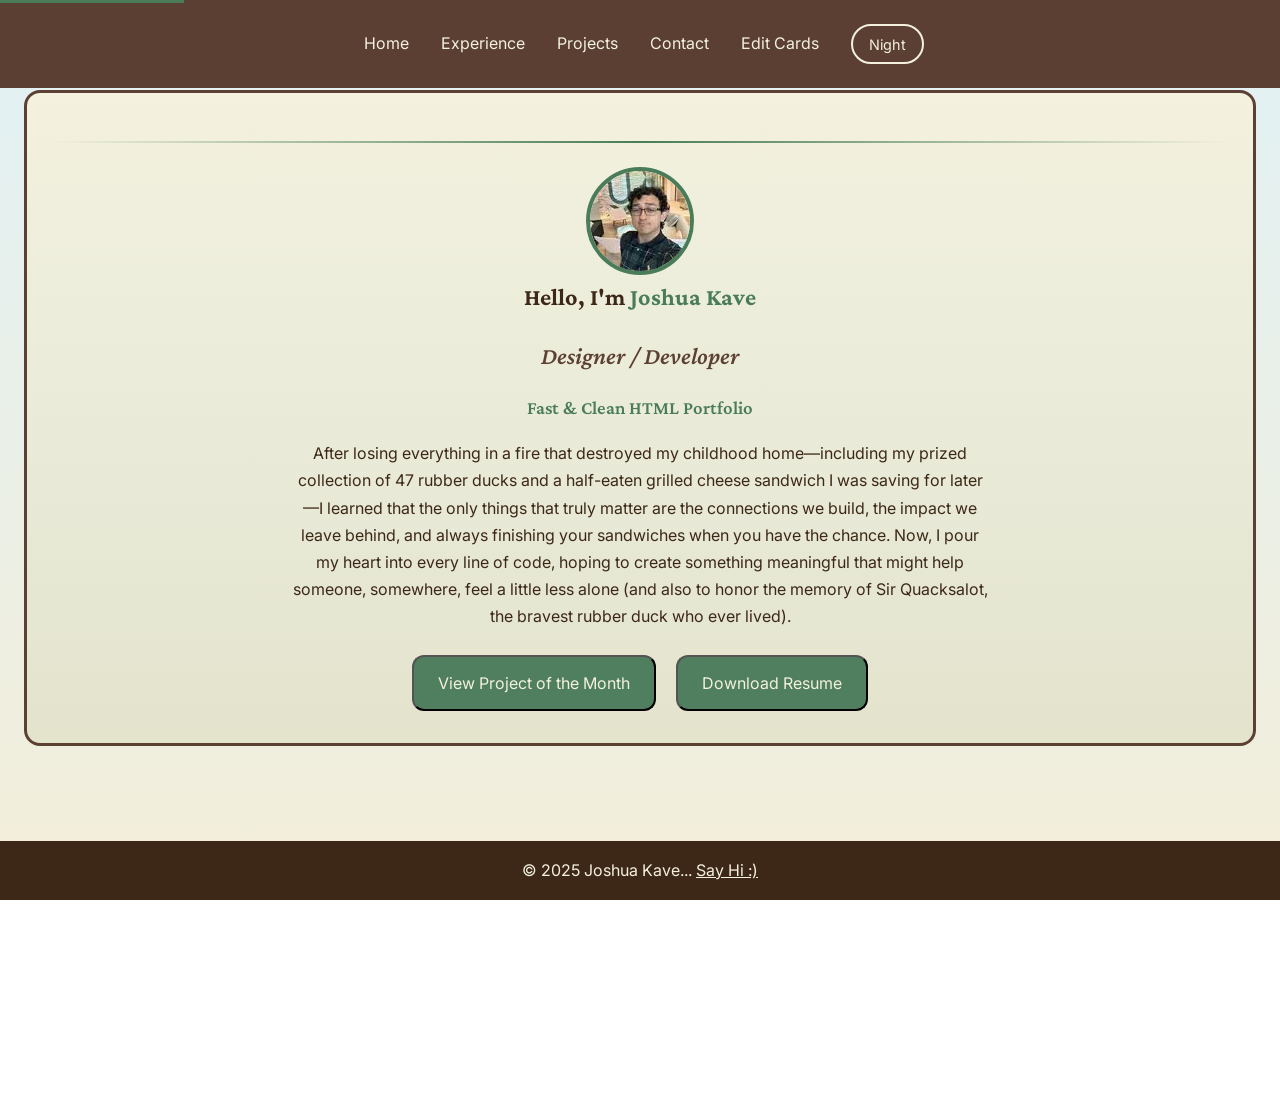
<file: index.html>
<!DOCTYPE html>
<html lang="en">
    <head>
        <meta charset="utf-8">
        <meta name="description" content="Portfolio Website">
        <meta name="viewport" content="width=device-width, initial-scale=1.0">
        <title>Home - Joshua's Portfolio</title>
        <link href="images/favicon.ico" rel="icon">
        <link rel="stylesheet" href="styles.css">
        <style>
            h3 {
                font-family: var(--font-heading, 'Crimson Pro', serif);  
                font-weight: 600;
                color: var(--color-moss, #4a7c59);
                margin-bottom: 1rem;
            }
        </style>
    </head>

    <body>
        <noscript>
            <p><strong>Note: </strong>This site works without Javascript, but theme selection is unavailable. <em>Welcome!</em></p>
        </noscript>
        <header>
            <a href="#main-content" class="skip-link">Skip to main content</a>
            <nav>
                <a href = "index.html">Home</a>
                <a href = "experience.html">Experience</a>
                <a href = "projects.html">Projects</a>
                <a href = "contact.html">Contact</a>
                <a href = "crud.html">Edit Cards</a>
                <button class = "theme-toggle">Night</button>
            </nav>
        </header>

        <main>
            <article>
                <hr>
                <picture id = "headshot">
                    <source srcset="images/Joshua_Kave_Headshot.webp" media="(min-width: 501px)" type="image/webp">
                    <source srcset="images/Joshua_Kave_Headshot_small.webp" media="(max-width: 500px)" type="image/webp">
                    <source srcset="images/Joshua_Kave_Headshot.jpg" media="(min-width: 501px)">
                    <img src="images/Joshua_Kave_Headshot_small.jpg" alt="Headshot Placeholder">
                </picture>
                <h1>Hello, I'm <span class="name">Joshua Kave</span></h1>
                <h2><i>Designer / Developer</i></h2>
                <h3>Fast & Clean HTML Portfolio</h3>
                <p id="main-content">After losing everything in a fire that destroyed my childhood home—including my prized collection of 47 rubber ducks and a half-eaten grilled cheese sandwich I was saving for later—I learned that the only things that truly matter are the connections we build, the impact we leave behind, and always finishing your sandwiches when you have the chance. Now, I pour my heart into every line of code, hoping to create something meaningful that might help someone, somewhere, feel a little less alone (and also to honor the memory of Sir Quacksalot, the bravest rubber duck who ever lived).<br></p>
                <div>
                    <button type="button">View Project of the Month</button>
                    <button type="button">Download Resume</button>
                </div>
            </article>
        </main>
        <footer>
            <p>&copy; 2025 Joshua Kave... <a href="contact.html">Say Hi :&rpar;</a></p>
        </footer>
        <hello-console message="Hello World! :-&rpar;"></hello-console>
        <script src="theme-toggle.js"></script>
    </body>
</html>
</file>
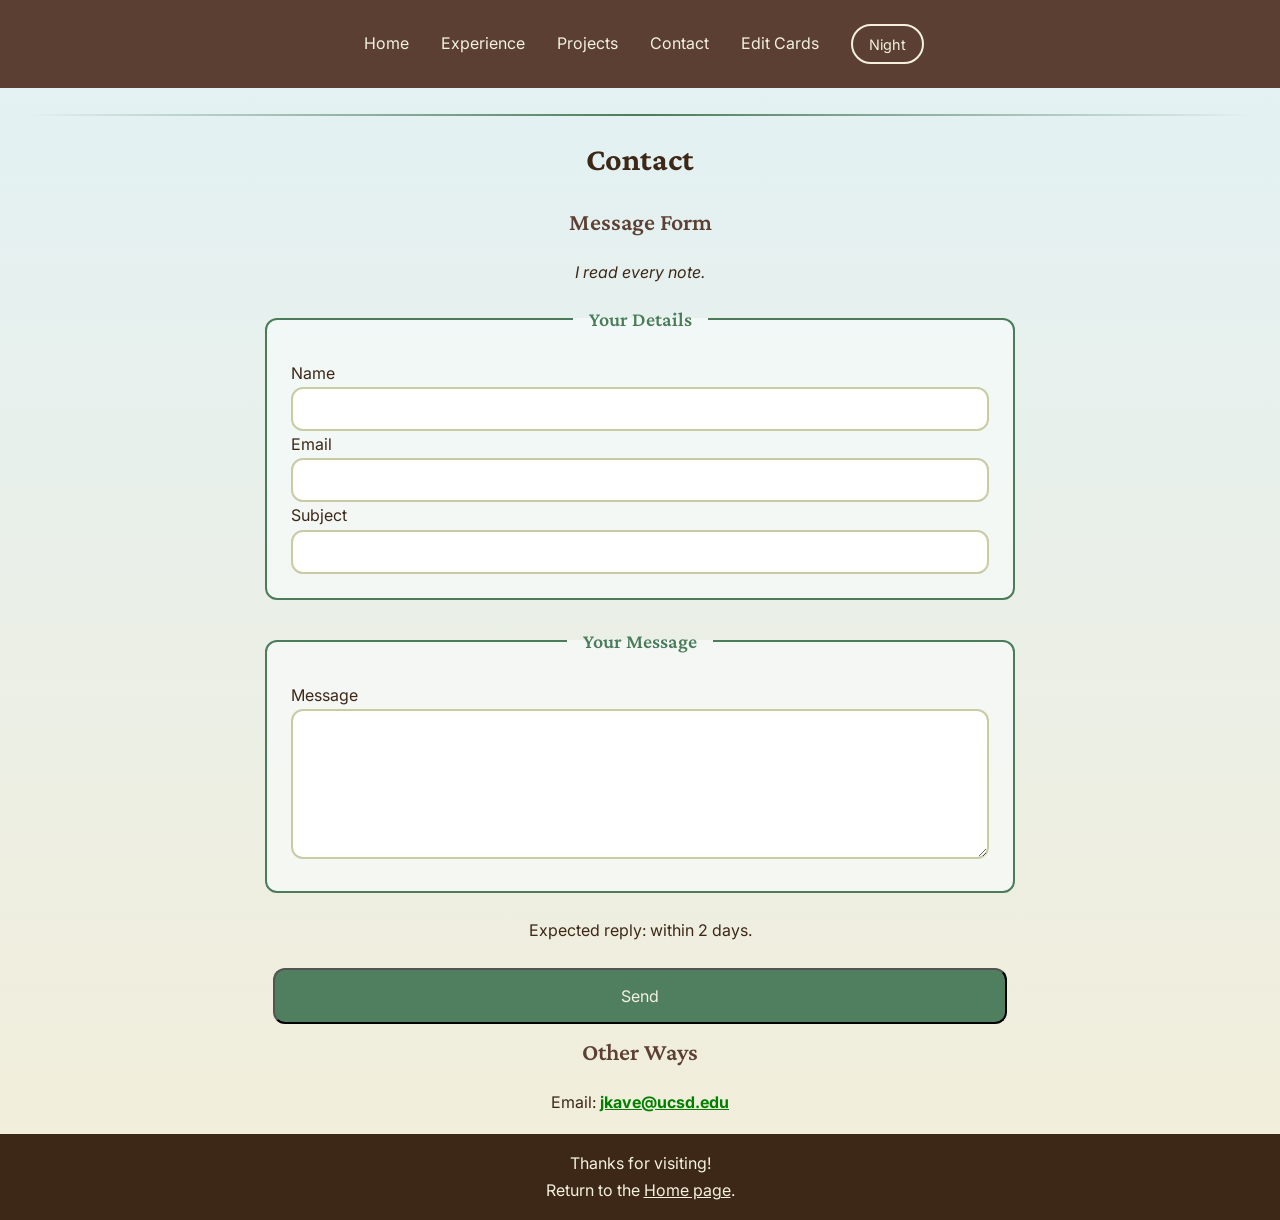
<file: contact.html>
<!doctype html>
<html lang="en">
    <head>
        <meta charset="utf-8">
        <title>Contact Me</title>
        <meta name="viewport" content="width=device-width, initial-scale=1">
        <link rel="stylesheet" href="styles.css">
    </head>
    <body>
        <noscript>
            <p><strong>Note: </strong>This site works without Javascript, but theme selection is unavailable. <em>Welcome!</em></p>
        </noscript>
        <header>
            <nav>
                <a href = "index.html">Home</a>
                <a href = "experience.html">Experience</a>
                <a href = "projects.html">Projects</a>
                <a href = "contact.html">Contact</a>
                <a href = "crud.html">Edit Cards</a>
                <button class = "theme-toggle">Night</button>
            </nav>
        </header>

        <main>
            <hr>
            <h1>Contact</h1>

            <section>
                <h2>Message Form</h2>
                <p><i>I read every note.</i></p>

                <form action="mailto:jkave@ucsd.edu" method="post">
                    <fieldset>
                        <legend>Your Details</legend>

                        <label for="name">Name</label>
                        <input id="name" name="name" type="text">

                        <label for="email">Email</label>
                        <input id="email" name="email" type="email">

                        <label for="subject">Subject</label>
                        <input id="subject" name="subject" type="text">
                    </fieldset>

                    <fieldset>
                        <legend>Your Message</legend>
                        <label for="msg">Message</label>
                        <textarea id="msg" name="msg" rows="6" cols="32"></textarea>
                    </fieldset>

                    <p>Expected reply: within 2 days.</p>
                    <button type="submit">Send</button>
                </form>
            </section>

            <section>
                <h2>Other Ways</h2>
                <p>Email: <b style="color: green; text-decoration: underline;">jkave@ucsd.edu</b></p>
            </section>
        </main>

        <footer>
            <p>Thanks for visiting! <br><span>Return to the <a href="index.html">Home page</a>.</span></p>
        </footer>
        <script src="theme-toggle.js"></script> 
    </body>
</html>
</file>
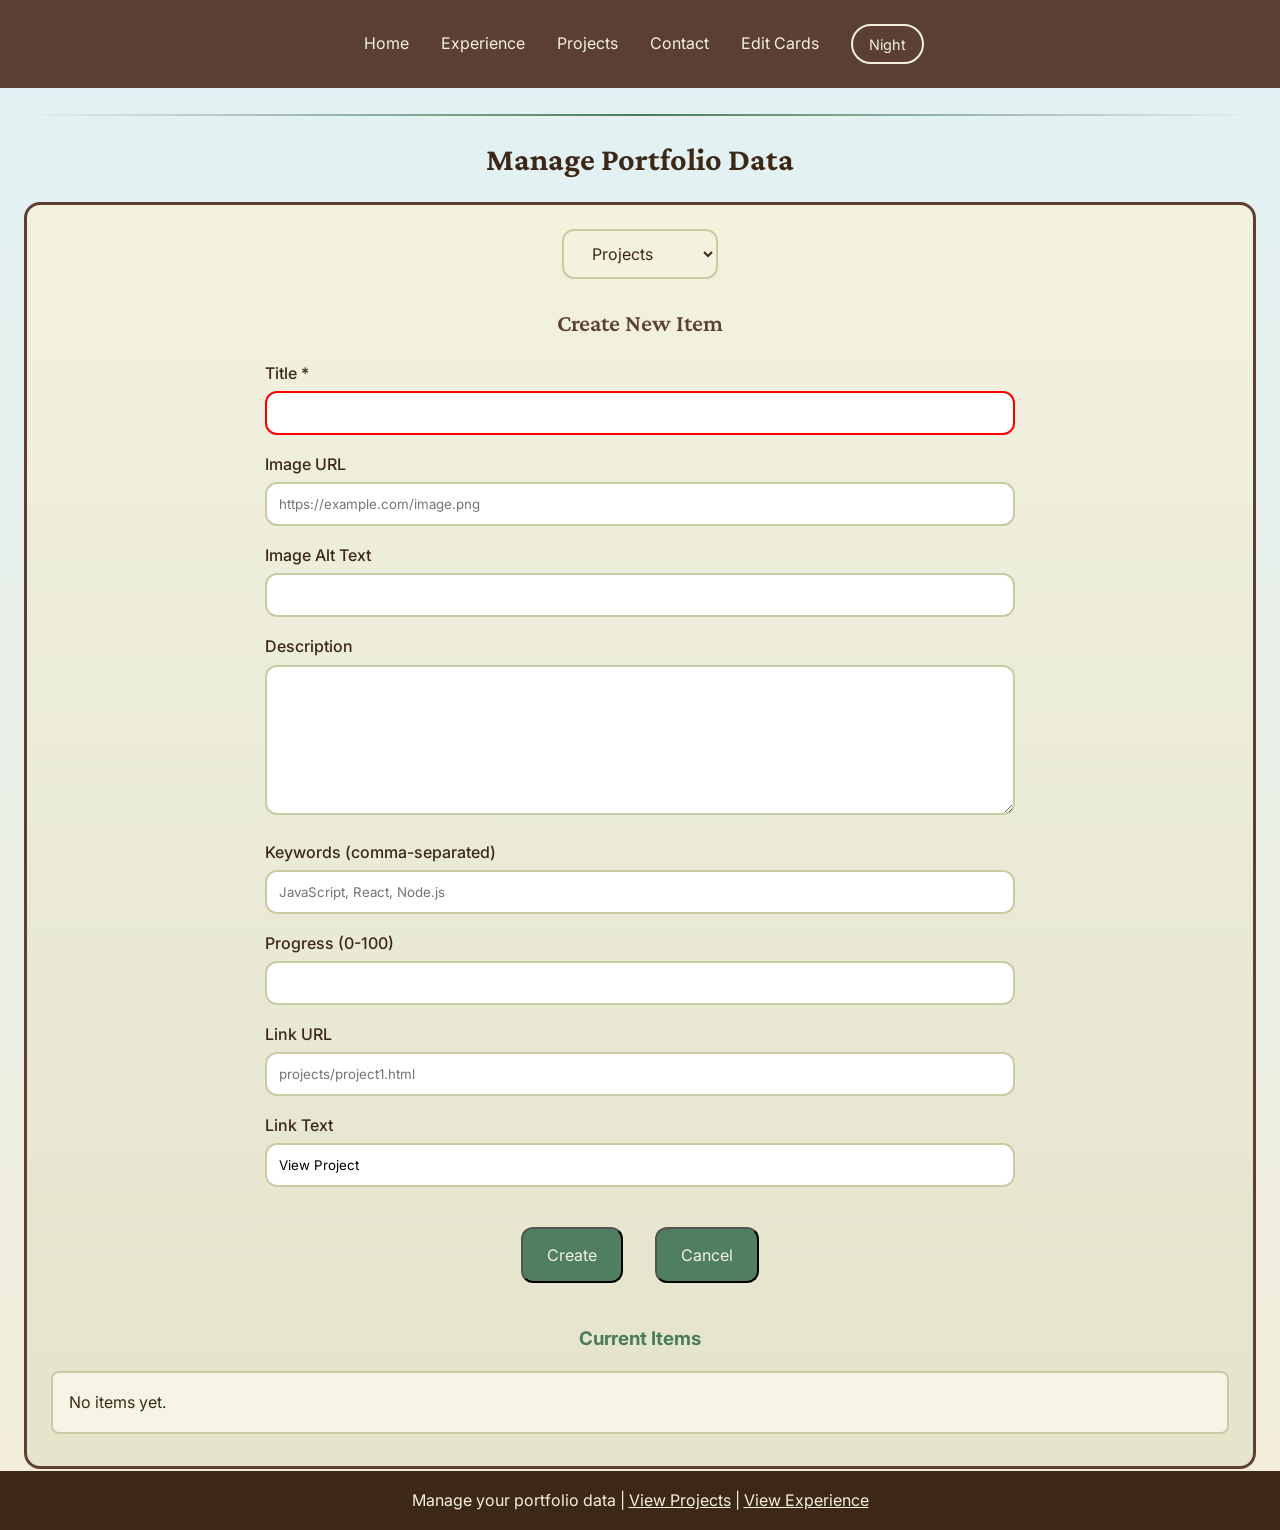
<file: crud.html>
<!DOCTYPE html>
<html lang="en">
    <head>
        <meta charset="utf-8">
        <meta name="viewport" content="width=device-width, initial-scale=1.0">
        <title>Manage Data</title>
        <link rel="stylesheet" href="styles.css">
        <link rel="icon" href="images/favicon.ico">
    </head>

    <body>
        <noscript>
            <p><strong>Note: </strong>This page requires JavaScript to manage data.</p>
        </noscript>
        <header>
            <nav>
                <a href="index.html">Home</a>
                <a href="experience.html">Experience</a>
                <a href="projects.html">Projects</a>
                <a href="contact.html">Contact</a>
                <a href="crud.html">Edit Cards</a>
                <button class="theme-toggle">Night</button>
            </nav>
        </header>

        <main>
            <hr>
            <h1>Manage Portfolio Data</h1>
            
            <article>
                <label for="data-type" hidden>Data Type</label>
                <select id="data-type">
                    <option value="projects">Projects</option>
                    <option value="experience">Experience</option>
                </select>

                <section>
                    <h2 id="form-title">Create New Item</h2>
                    
                    <form id="item-form">
                        <input type="hidden" id="item-index" value="-1">
                        
                        <fieldset>
                            <label for="item-title">Title *</label>
                            <input type="text" id="item-title" name="title" required>
                        </fieldset>

                        <fieldset>
                            <label for="item-img-src">Image URL</label>
                            <input type="url" id="item-img-src" name="imgSrc" placeholder="https://example.com/image.png">
                        </fieldset>

                        <fieldset>
                            <label for="item-img-alt">Image Alt Text</label>
                            <input type="text" id="item-img-alt" name="imgAlt">
                        </fieldset>

                        <fieldset>
                            <label for="item-description">Description</label>
                            <textarea id="item-description" name="description"></textarea>
                        </fieldset>

                        <fieldset>
                            <label for="item-keywords">Keywords (comma-separated)</label>
                            <input type="text" id="item-keywords" name="keywords" placeholder="JavaScript, React, Node.js">
                        </fieldset>

                        <fieldset id="progress-group">
                            <label for="item-progress">Progress (0-100)</label>
                            <input type="number" id="item-progress" name="progress" min="0" max="100">
                        </fieldset>

                        <fieldset id="link-group">
                            <label for="item-link">Link URL</label>
                            <input type="text" id="item-link" name="link" placeholder="projects/project1.html">
                        </fieldset>

                        <fieldset id="link-text-group">
                            <label for="item-link-text">Link Text</label>
                            <input type="text" id="item-link-text" name="linkText" value="View Project">
                        </fieldset>

                        <fieldset id="date-group">
                            <label for="item-date">Date</label>
                            <input type="text" id="item-date" name="date" placeholder="June 2024 - August 2024">
                        </fieldset>

                        <footer>
                            <button type="submit" id="btn-submit" data-action="create">Create</button>
                            <button type="button" id="btn-cancel">Cancel</button>
                            <button type="button" id="btn-delete" data-action="delete" hidden>Delete</button>
                        </footer>
                    </form>
                </section>

                <aside id="items-list">
                    <h3>Current Items</h3>
                    <ul id="items-container">
                    </ul>
                </aside>
            </article>
        </main>

        <footer>
            <p>Manage your portfolio data | <a href="projects.html">View Projects</a> | <a href="experience.html">View Experience</a></p>
        </footer>

        <script src="crud.js"></script>
        <script src="theme-toggle.js"></script>
    </body>
</html>
</file>
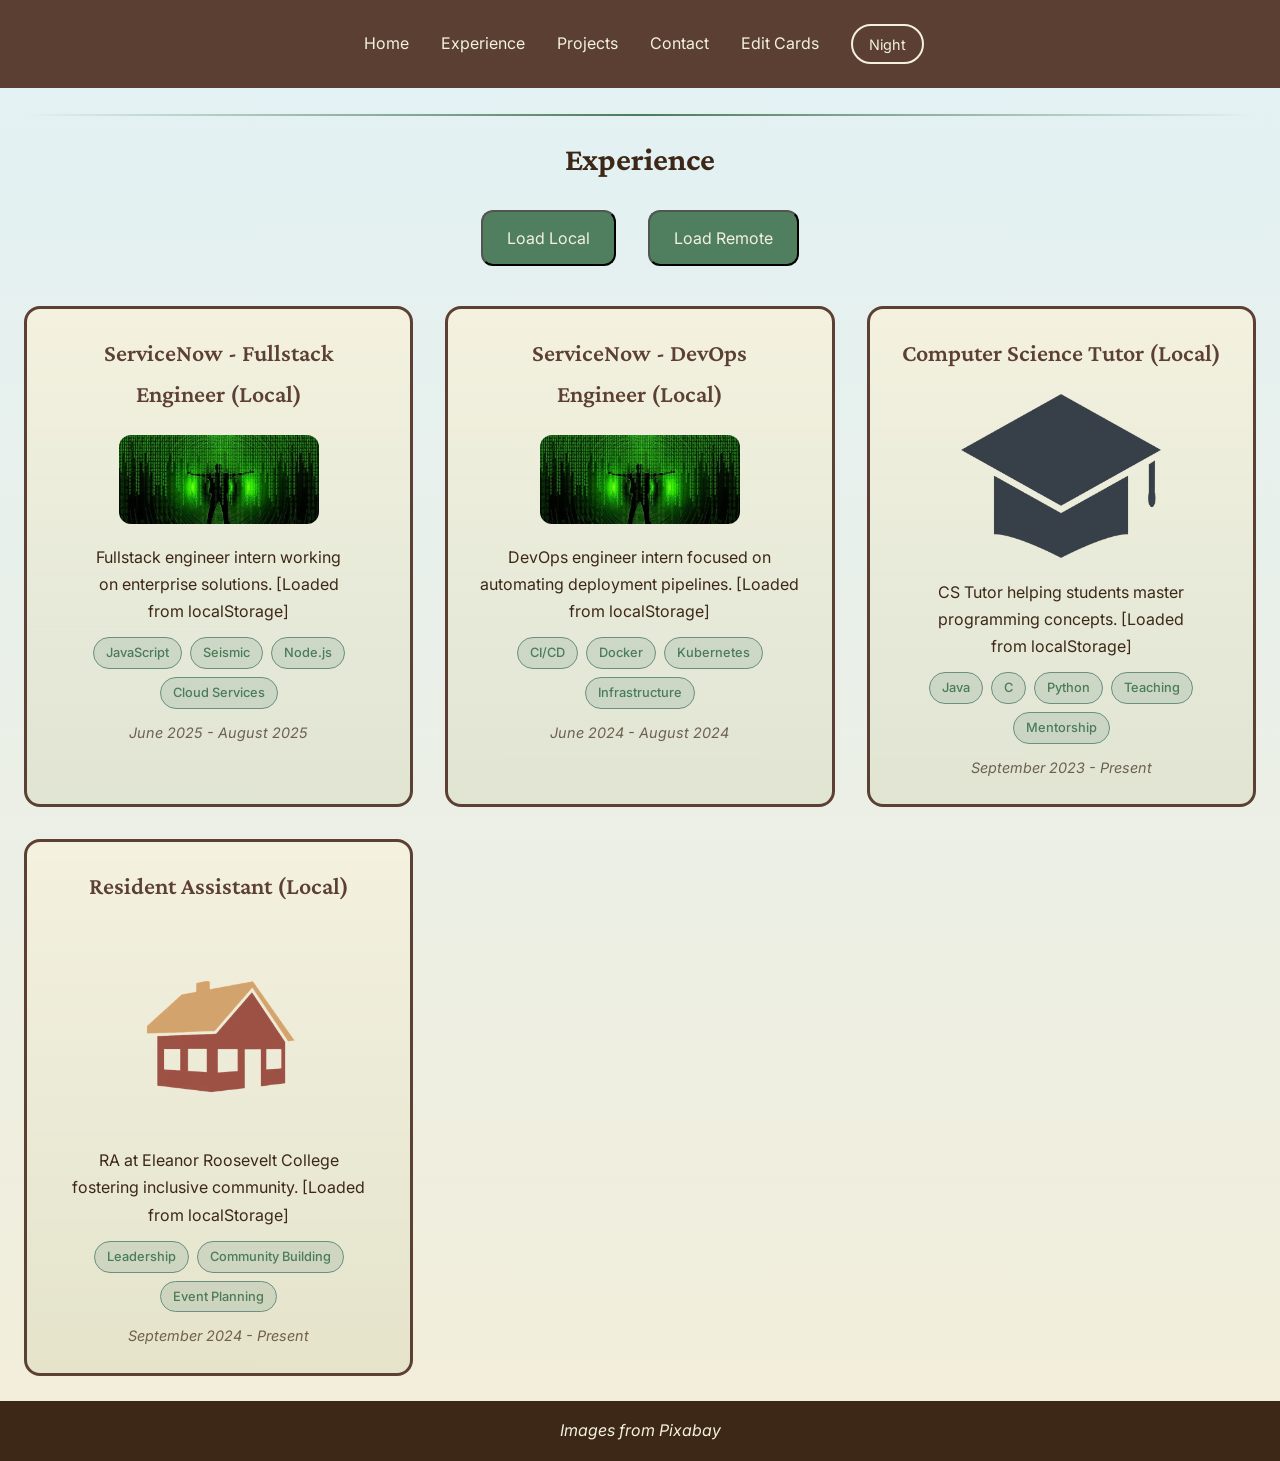
<file: experience.html>
<!DOCTYPE html>
<html lang="en">
    <head>
        <meta charset="utf-8">
        <title>My Experience</title>
        <meta name="viewport" content="width=device-width, initial-scale=1">
        <link rel="stylesheet" href="styles.css">
    </head>
    <body>
        <noscript>
            <p><strong>Note: </strong>This site works without Javascript, but theme selection is unavailable. <em>Welcome!</em></p>
        </noscript>
        <header>
            <nav>
                <a href = "index.html">Home</a>
                <a href = "experience.html">Experience</a>
                <a href = "projects.html">Projects</a>
                <a href = "contact.html">Contact</a>
                <a href = "crud.html">Edit Cards</a>
                <button class = "theme-toggle">Night</button>
            </nav>
        </header>

        <main>
            <hr>
            <h1>Experience</h1>
            <div class="data-controls">
                <button id="load-local">Load Local</button>
                <button id="load-remote">Load Remote</button>
            </div>
            <div class="card-grid" id="experience-container">
            </div>
        </main>
        <footer>
            <p><cite><a href="https://pixabay.com/service/license-summary/" style="text-decoration: none;" target="noopener">Images from Pixabay</a></cite></p>
        </footer>
        <script src="project-card.js"></script>
        <script src="data-loader.js"></script>
        <script src="theme-toggle.js"></script>
    </body>
</html>
</file>
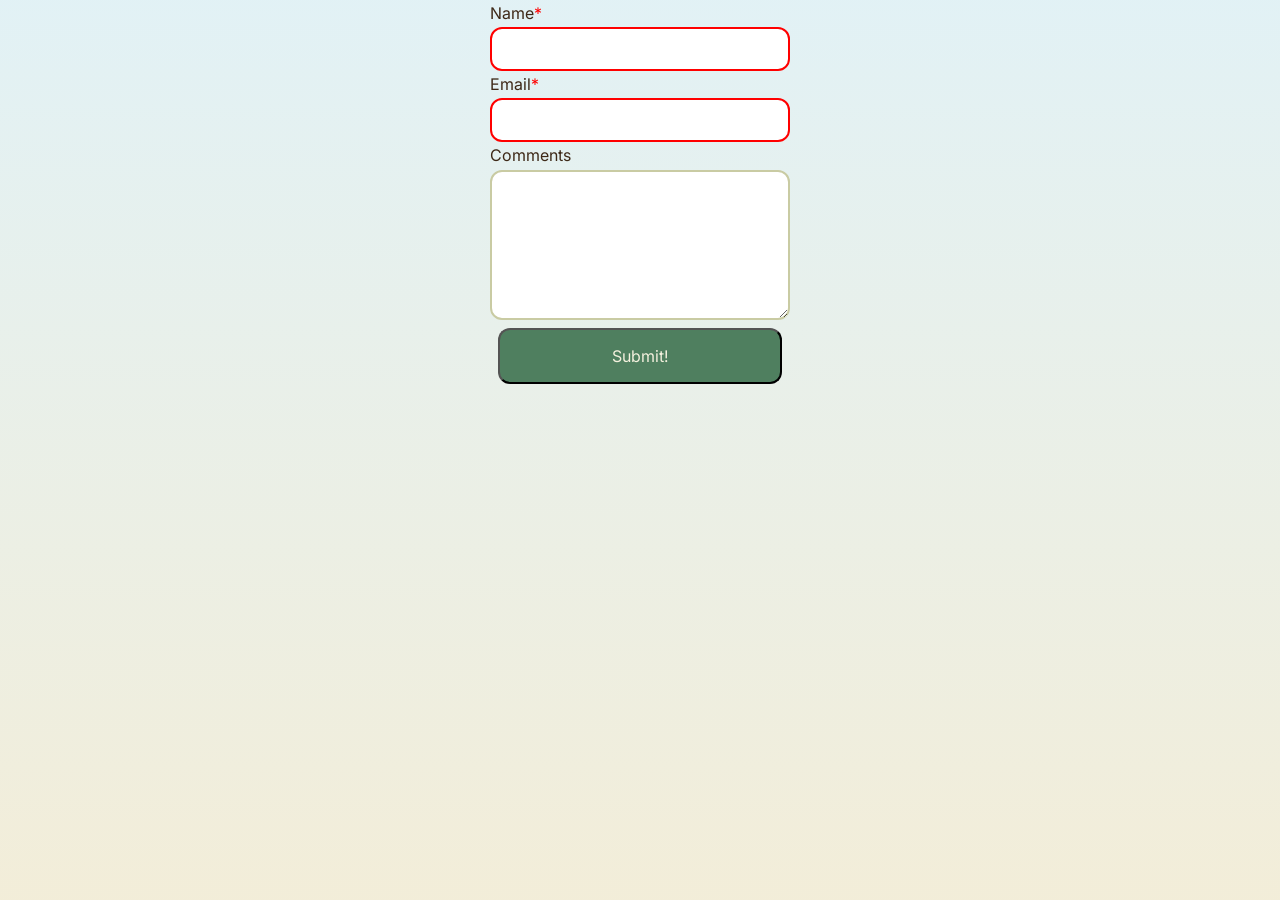
<file: form-no-js.html>
<!DOCTYPE html>
<html lang="en">
    <head>
        <title>Form-no-js</title>
        <meta charset="utf-8">
        <link rel="stylesheet" href="styles.css">
        <link rel="icon" href="images/favicon.ico">
    </head>
    <body>
        <form action="https://www.httpbin.org/post" method="post" id="contact-form">
            <label for="name">Name<span class="required">*</span></label>
            <input type="text" id="name" name="name" minlength="1" maxlength="75" required>
            <label for="email">Email<span class="required">*</span></label>
            <input type="email" id="email" name="email" minlength="1" maxlength="254" required>
            <label for="comments">Comments</label>
            <textarea id="comments" name="comments" minlength="1" maxlength="2000" required></textarea>
            <input name="possible_bot" type="hidden" value="true">
            <button type="submit">Submit!</button>
            <output class="error-message" for="contact-form"></output>
            <output class="info-message" for="contact-form"></output>
        </form>
    </body>
</html>
</file>
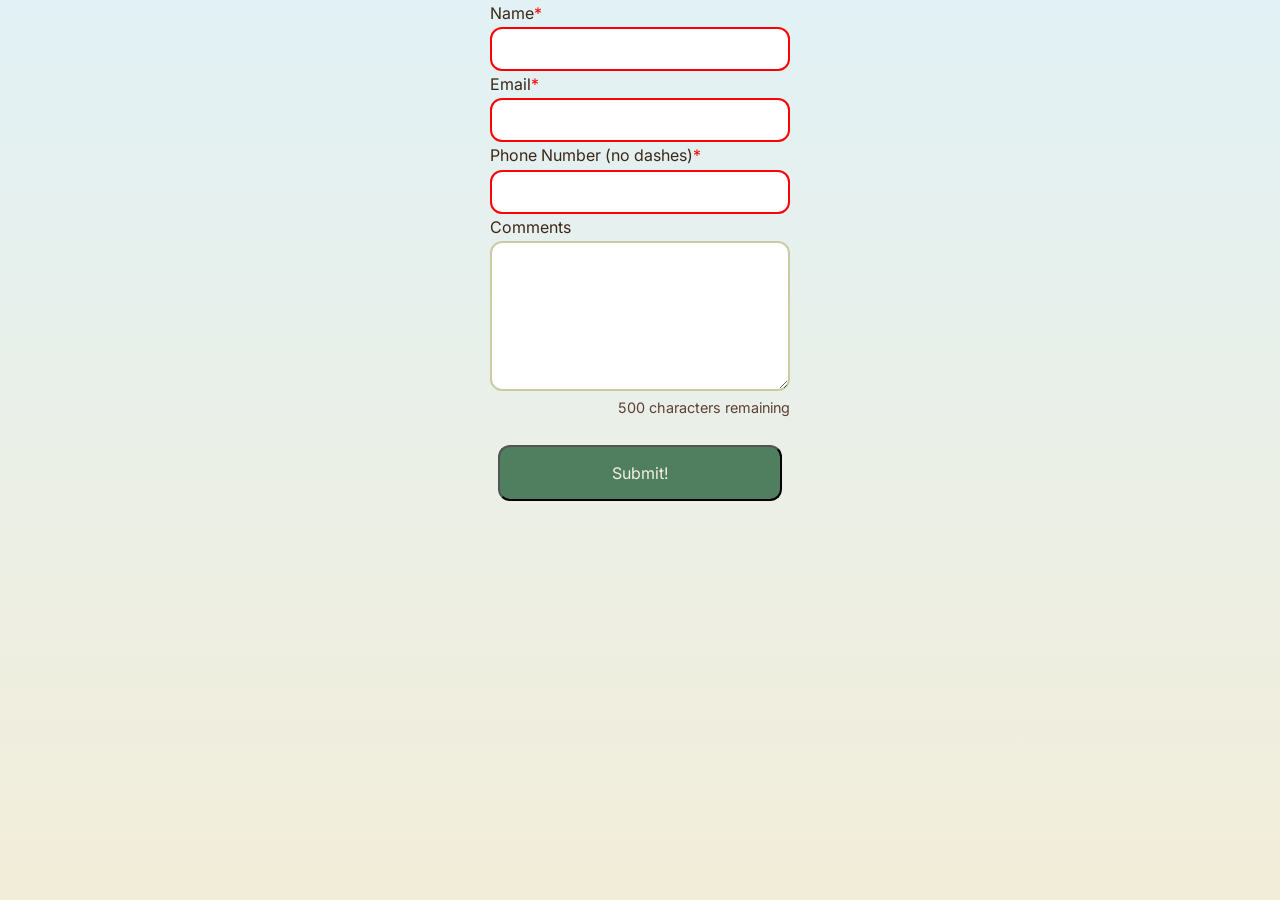
<file: form-with-js.html>
<!DOCTYPE html>
<html lang="en">
    <head>
        <title>Form-no-js</title>
        <meta charset="utf-8">
        <link rel="stylesheet" href="styles.css">
        <link rel="icon" href="images/favicon.ico">
        <style>
            .flash {
                animation: flash-field 0.2s ease-in-out 2;
            }

            @keyframes flash-field {
                0% { box-shadow: 0 0 0 0 rgba(255, 68, 51, 0.7); }
                50% { box-shadow: 0 0 0 3px rgba(255, 68, 51, 0.3); }
                100% { box-shadow: 0 0 0 0 rgba(255, 68, 51, 0); }
            }
            .char-counter {
                margin-top: 0.35rem;
                align-self: flex-end;
                font-size: 0.9rem;
                color: var(--color-bark, #5c4033);
                transition: color 150ms, font-weight 150ms;
            }
            .char-counter.warning {
                color: #ff4433;
                font-weight: 600;
            }
        </style>
    </head>
    <body>
        <form action="https://www.httpbin.org/post" method="post" id="contact-form">
            <label for="name">Name<span class="required">*</span></label>
            <input type="text" id="name" name="name" minlength="3" maxlength="75" pattern="^[\p{L} .'\-]+$" required>
            <label for="email">Email<span class="required">*</span></label>
            <input type="email" id="email" name="email" minlength="5" maxlength="254" required>
            <label for="phone">Phone Number (no dashes)<span class="required">*</span></label>
            <input type="tel" id="phone" name="phone" minlength="4" maxlength="20" pattern="^\d+$" required>
            <label for="comments">Comments</label>
            <textarea id="comments" name="comments" maxlength="500"></textarea>
            <p id="comments-counter" class="char-counter"></p>
            <input name="possible_bot" type="hidden" value="true">
            <input name="form-errors" type="hidden" id="form-errors" value="[]">
            <button type="submit">Submit!</button>
            <output class="error-message" for="contact-form"></output>
            <output class="info-message" for="contact-form"></output>
        </form>

        <script src="script.js"></script>
    </body>
</html>
</file>
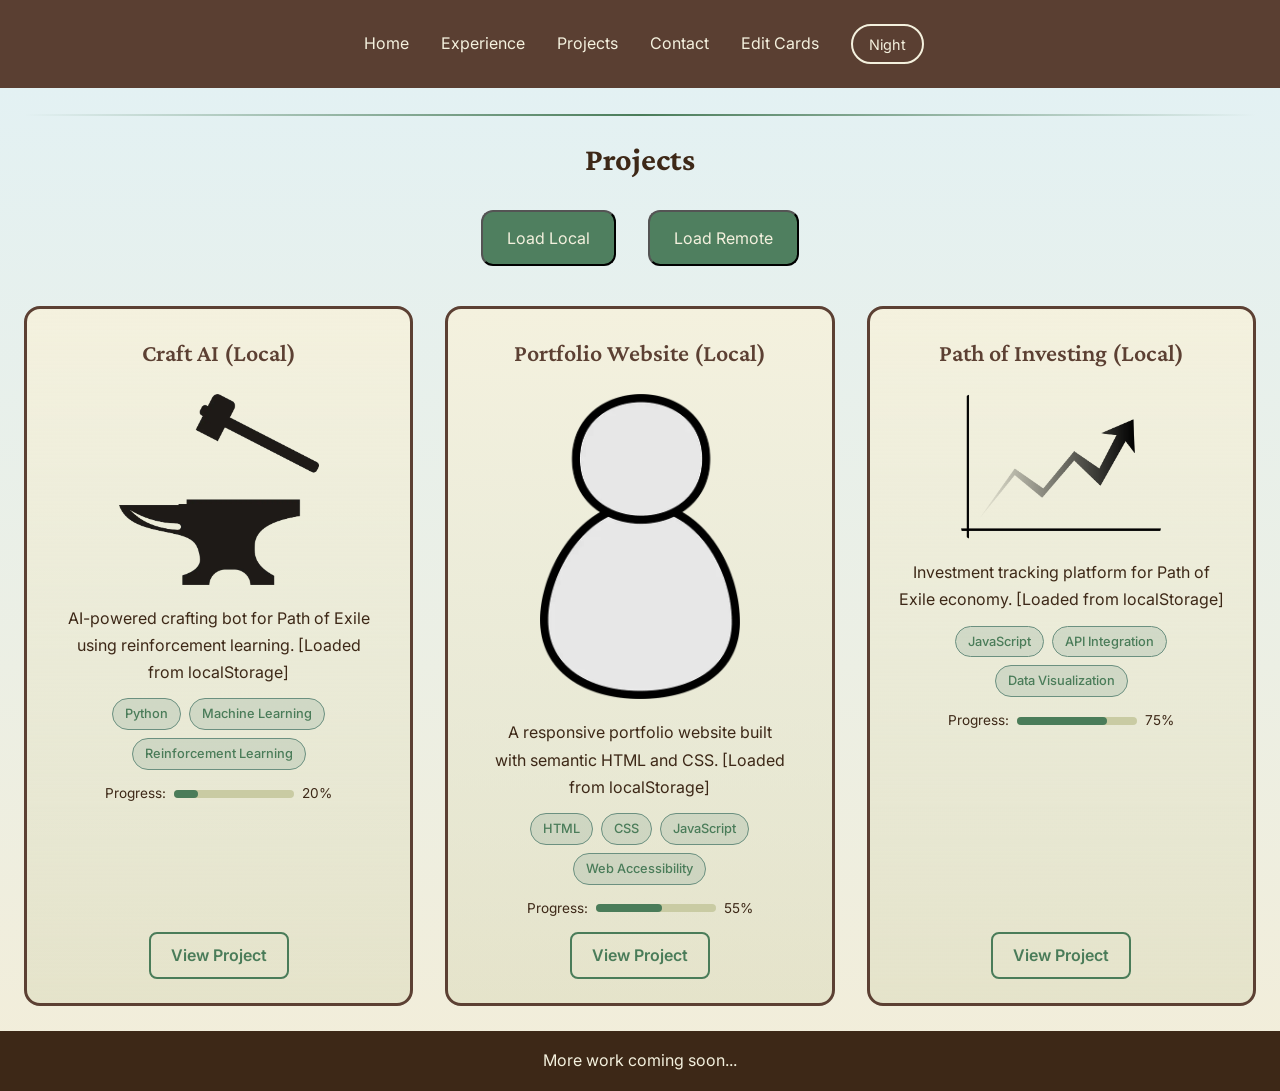
<file: projects.html>
<!DOCTYPE html>
<html lang="en">
    <head>
        <meta charset="utf-8">
        <meta name="viewport" content="width=device-width, initial-scale=1.0">
        <title>Project Portfolio</title>
        <link rel="stylesheet" href="styles.css">
    </head>

    <body>
        <noscript>
            <p><strong>Note: </strong>This site works without Javascript, but theme selection is unavailable. <em>Welcome!</em></p>
        </noscript>
        <header>
            <nav>
                <a href = "index.html">Home</a>
                <a href = "experience.html">Experience</a>
                <a href = "projects.html">Projects</a>
                <a href = "contact.html">Contact</a>
                <a href = "crud.html">Edit Cards</a>
                <button class = "theme-toggle">Night</button>
            </nav>
        </header>

        <main>
            <hr>
            <h1>Projects</h1>
            <div class="data-controls">
                <button id="load-local">Load Local</button>
                <button id="load-remote">Load Remote</button>
            </div>
            <div class="card-grid" id="projects-container">
            </div>    
        </main>
        <footer>
            More work coming soon...
        </footer>
        <script src="project-card.js"></script>
        <script src="data-loader.js"></script>
        <script src="theme-toggle.js"></script>
    </body>
</html>
</file>
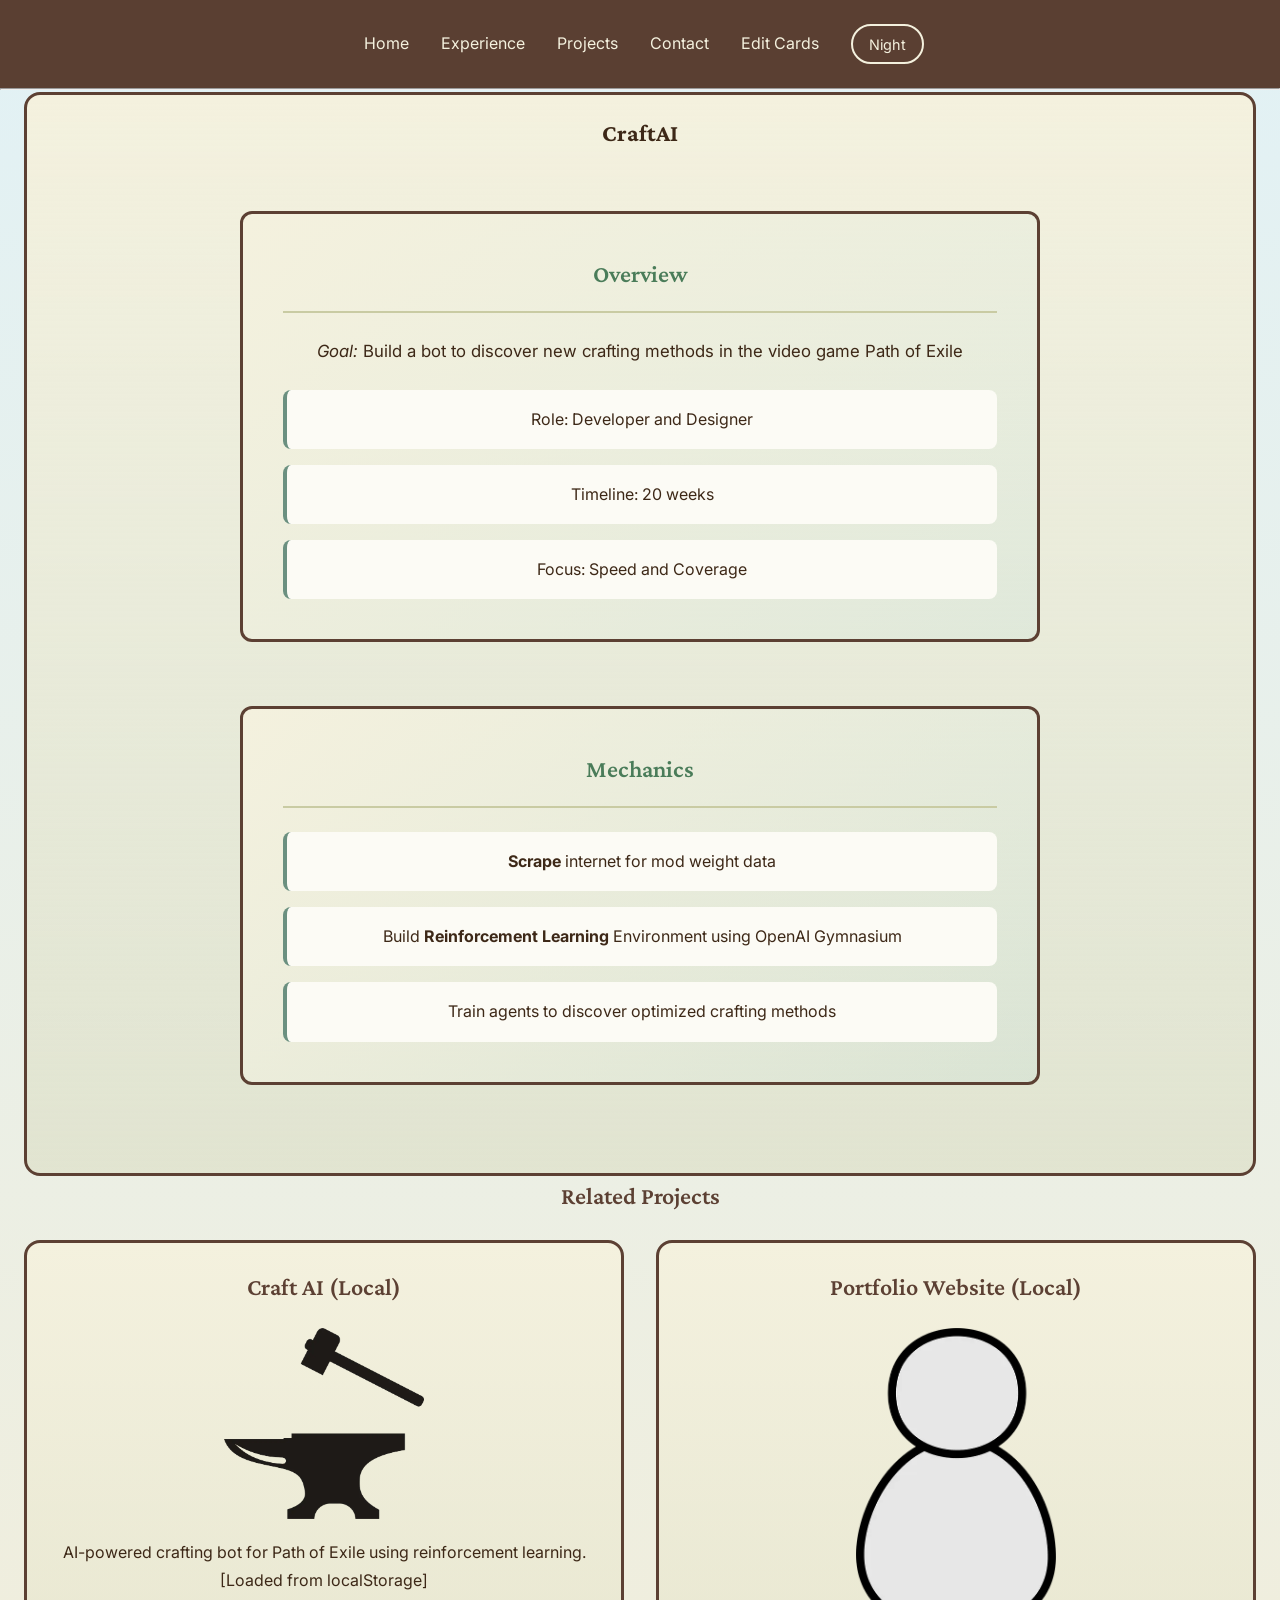
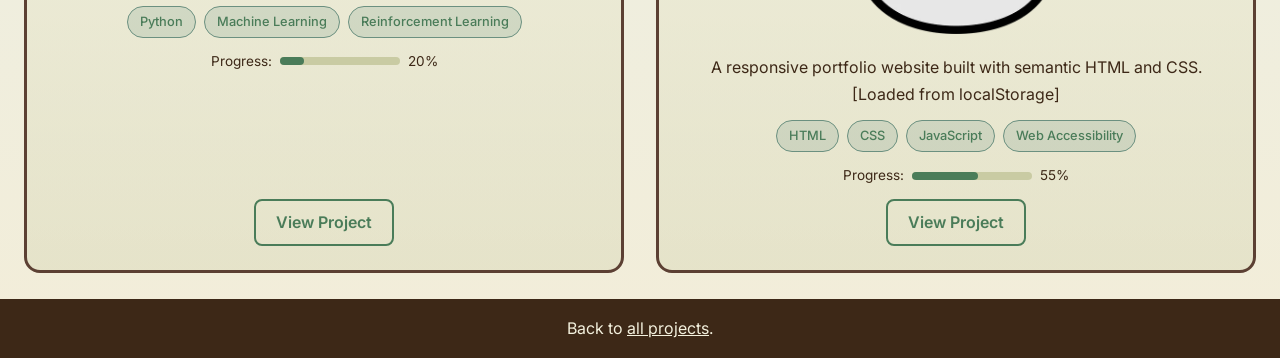
<file: projects/project1.html>
<!doctype html>
<html lang="en">
    <head>
        <meta charset="utf-8">
        <meta name="description" content="Project 1 placeholder"> 
        <title>Project: Placeholder 1</title>
        <meta name="viewport" content="width=device-width, initial-scale=1.0">
        <link rel="stylesheet" href="../styles.css">
        <base href="../">
    </head>

    <body>
        <noscript>
            <p><strong>Note: </strong>This site works without Javascript, but theme selection is unavailable. <em>Welcome!</em></p>
        </noscript>
        <header>
            <nav>
                <a href = "index.html">Home</a>
                <a href = "experience.html">Experience</a>
                <a href = "projects.html">Projects</a>
                <a href = "contact.html">Contact</a>
                <a href = "crud.html">Edit Cards</a>
                <button class = "theme-toggle">Night</button>
            </nav>
            <hr>
        </header>

        <main>
            <article>
                <h1>CraftAI</h1>

                <project-summary>
                    <h2>Overview</h2>
                    <p><em>Goal:</em> Build a bot to discover new crafting methods in the video game Path of Exile</p>
                    <ul>
                        <li>Role: Developer and Designer</li>
                        <li>Timeline: 20 weeks</li>
                        <li>Focus: Speed and Coverage</li>
                    </ul>
                </project-summary>

                <project-summary>
                    <h2>Mechanics</h2>
                    <ul>
                        <li><b>Scrape</b> internet for mod weight data</li>
                        <li>Build <b>Reinforcement Learning</b> Environment using OpenAI Gymnasium</li>
                        <li>Train agents to discover optimized crafting methods</li>
                    </ul>
                </project-summary>
            </article>

            <section>
                <h2>Related Projects</h2>
                <div class="card-grid" id="related-projects-container">
                </div>
            </section>
        </main>

        <footer>
            <p>Back to <a href="../projects.html">all projects</a>.</p>
        </footer>
        <script src="../project-card.js"></script>
        <script src="../related-projects-loader.js"></script>
        <script src="../theme-toggle.js"></script>
    </body>
</html>
</file>
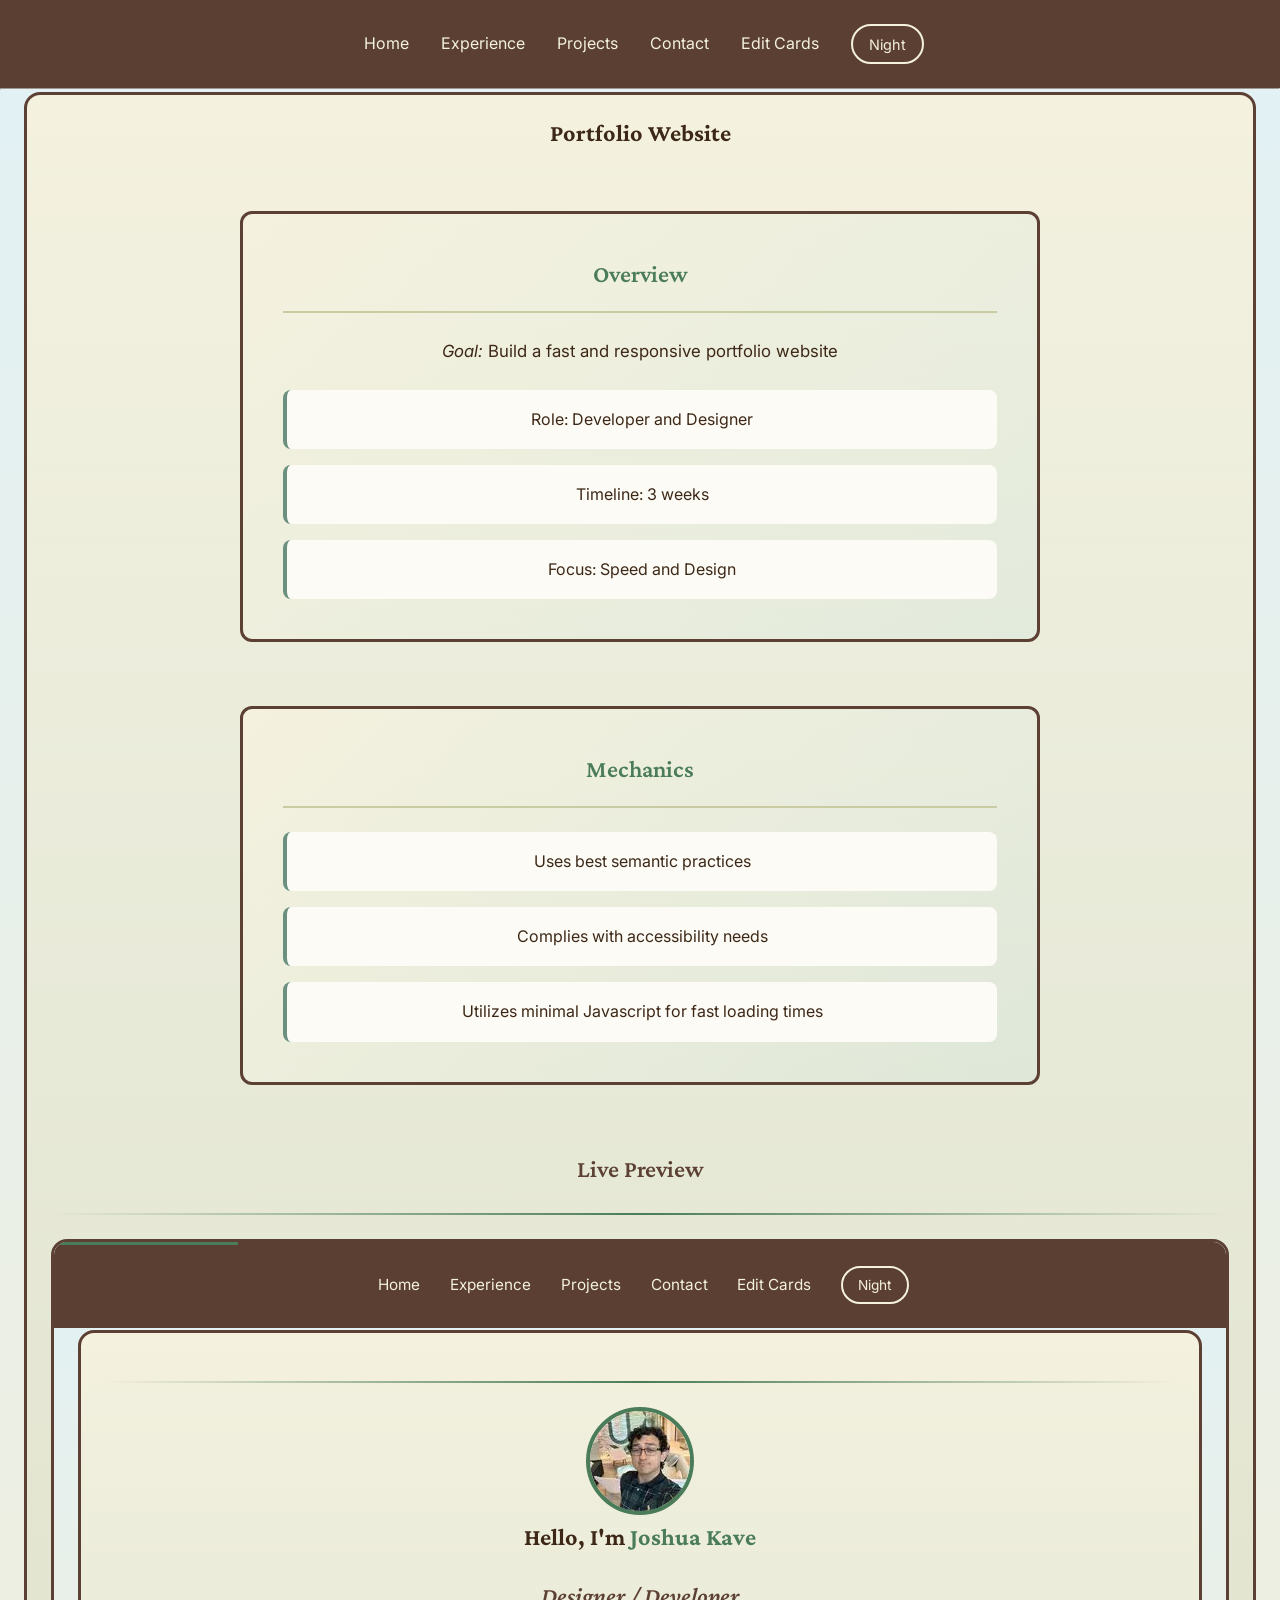
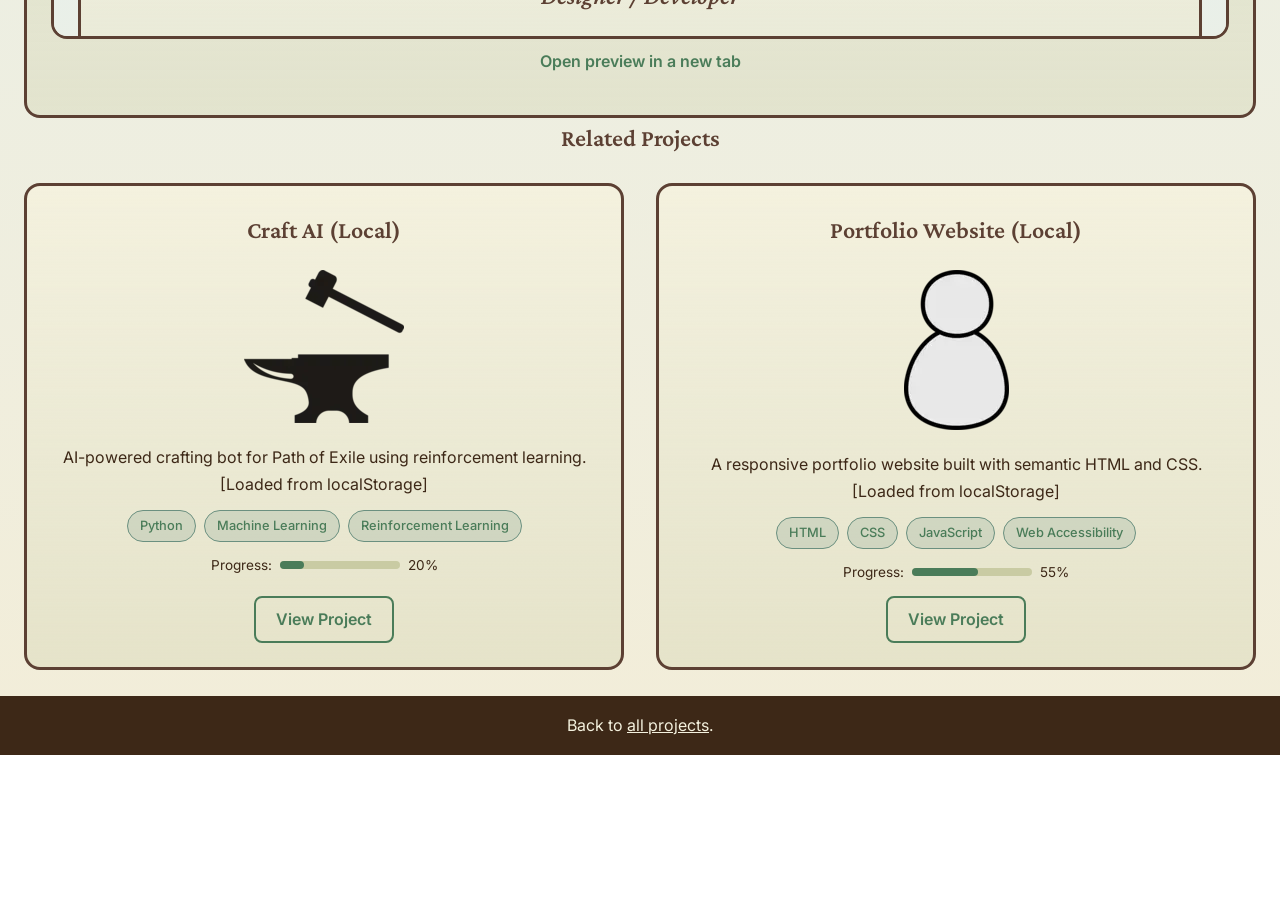
<file: projects/project2.html>
<!doctype html>
<html lang="en">
    <head>
        <meta charset="utf-8">
        <meta name="description" content="Project 2 placeholder"> 
        <title>Project: Placeholder 2</title>
        <meta name="viewport" content="width=device-width, initial-scale=1.0">
        <link rel="stylesheet" href="../styles.css">
        <base href="../">
    </head>

    <body>
        <noscript>
            <p><strong>Note: </strong>This site works without Javascript, but theme selection is unavailable. <em>Welcome!</em></p>
        </noscript>
        <header>
            <nav>
                <a href = "index.html">Home</a>
                <a href = "experience.html">Experience</a>
                <a href = "projects.html">Projects</a>
                <a href = "contact.html">Contact</a>
                <a href = "crud.html">Edit Cards</a>
                <button class = "theme-toggle">Night</button>
            </nav>
            <hr>
        </header>

        <main>
            <article>
                <h1>Portfolio Website</h1>

                <project-summary>
                    <h2>Overview</h2>
                    <p><em>Goal:</em> Build a fast and responsive portfolio website</p>
                    <ul>
                        <li>Role: Developer and Designer</li>
                        <li>Timeline: 3 weeks</li>
                        <li>Focus: Speed and Design</li>
                    </ul>
                </project-summary>

                <project-summary>
                    <h2>Mechanics</h2>
                    <ul>
                        <li>Uses best semantic practices</li>
                        <li>Complies with accessibility needs</li>
                        <li>Utilizes minimal Javascript for fast loading times</li>
                    </ul>
                </project-summary>
                <section>
                    <h2>Live Preview</h2>
                        <hr>
                        <iframe src="../index.html" title="Preview of index.html"></iframe>
                    <p><a href="../index.html" target="_blank" rel="noopener noreferrer">Open preview in a new tab</a></p>
                </section>
            </article>

            <section>
                <h2>Related Projects</h2>
                <div class="card-grid" id="related-projects-container">
                </div>
            </section>
        </main>

        <footer>
            <p>Back to <a href="../projects.html">all projects</a>.</p>
        </footer>
        <script src="../project-card.js"></script>
        <script src="../related-projects-loader.js"></script>
        <script src="../theme-toggle.js"></script>
    </body>
</html>
</file>
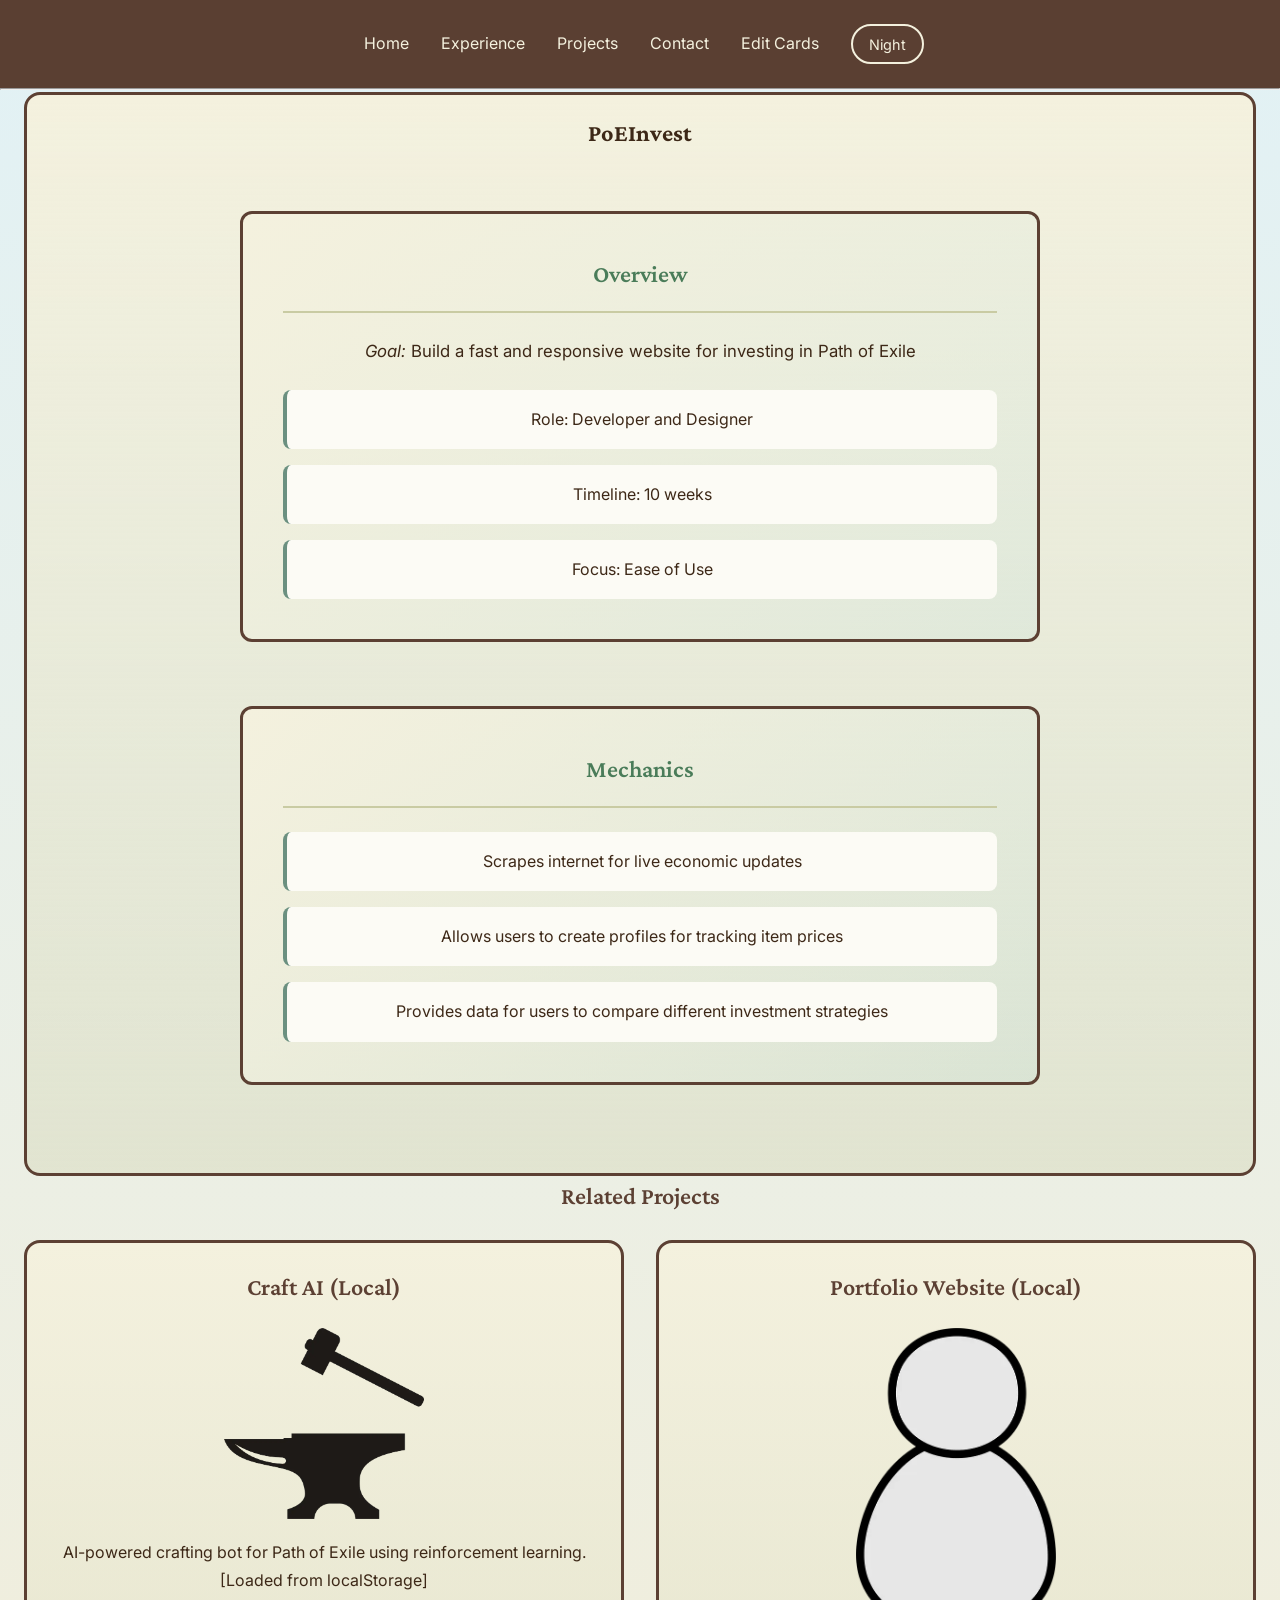
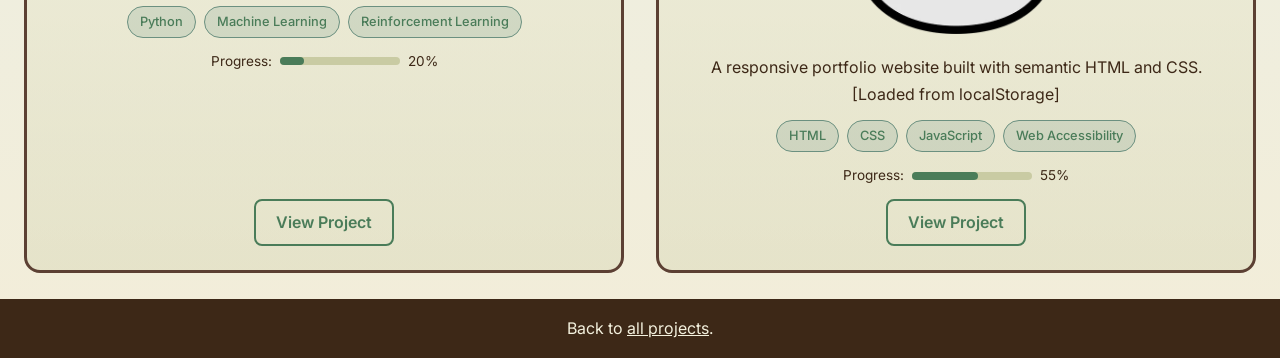
<file: projects/project3.html>
<!doctype html>
<html lang="en">
    <head>
        <meta charset="utf-8">
        <meta name="description" content="Project 3 placeholder"> 
        <title>Project: Placeholder 3</title>
        <meta name="viewport" content="width=device-width, initial-scale=1.0">
        <link rel="stylesheet" href="../styles.css">
        <base href="../">
    </head>

    <body>
        <noscript>
            <p><strong>Note: </strong>This site works without Javascript, but theme selection is unavailable. <em>Welcome!</em></p>
        </noscript>
        <header>
            <nav>
                <a href = "index.html">Home</a>
                <a href = "experience.html">Experience</a>
                <a href = "projects.html">Projects</a>
                <a href = "contact.html">Contact</a>
                <a href = "crud.html">Edit Cards</a>
                <button class = "theme-toggle">Night</button>
            </nav>
            <hr>
        </header>

        <main>
            <article>
                <h1>PoEInvest</h1>

                <project-summary>
                    <h2>Overview</h2>
                    <p class><em>Goal:</em> Build a fast and responsive website for investing in Path of Exile</p>
                    <ul class>
                        <li>Role: Developer and Designer</li>
                        <li>Timeline: 10 weeks</li>
                        <li>Focus: Ease of Use</li>
                    </ul>
                </project-summary>

                <project-summary>
                    <h2>Mechanics</h2>
                    <ul>
                        <li>Scrapes internet for live economic updates</li>
                        <li>Allows users to create profiles for tracking item prices</li>
                        <li>Provides data for users to compare different investment strategies</li>
                    </ul>
                </project-summary>
            </article>

            <section>
                <h2>Related Projects</h2>
                <div class="card-grid" id="related-projects-container">
                </div>
            </section>
        </main>

        <footer>
            <p>Back to <a href="../projects.html">all projects</a>.</p>
        </footer>
        <script src="../project-card.js"></script>
        <script src="../related-projects-loader.js"></script>
        <script src="../theme-toggle.js"></script>
    </body>
</html>
</file>
<file: styles.css>
@import url('https://fonts.googleapis.com/css2?family=Crimson+Pro:wght@300;400;600;700&family=Inter:wght@300;400;500;600&display=swap');

:root {
    --color-soil: #3d2817;
    --color-bark: #5c4033;
    --color-moss: #4a7c59;
    --color-leaf: #6b9080;
    --color-bamboo: #7d8f69;
    --color-stone: #c9cba3;
    --color-sand: #f4f1de;
    --color-water: #a8dadc;
    --color-sky: #e8f4f8;
    --color-accent: #d4a574;

    --font-heading: 'Crimson Pro', sans-serif;
    --font-body: 'Inter', sans-serif;
}

:root.night-mode {
    --color-soil: #e8f4f8;
    --color-bark: #c9cba3;
    --color-moss: #90ea2f;
    --color-leaf: #ddf830;
    --color-bamboo: #a2ab00;
    --color-stone: #b8b8a6;
    --color-sand: #2a2a1f;
    --color-water: #203539;
    --color-sky: #1a1a15;
    --color-accent: #a8895a;
}

*{
    box-sizing: border-box;
    padding: 0;
    margin: 0; /*might change later*/
    overscroll-behavior: none;
    scroll-behavior: smooth;
}

body{
    display: flex;
    flex-direction: column;
    text-align: center;
    font-family: var(--font-body, sans-serif);
    font-size: 1rem;
    line-height: 1.7;
    color: var(--color-soil, #3d2817);
    background: linear-gradient(
        color-mix(in srgb, var(--color-sky) 90%, var(--color-water) 10%),
        color-mix(in srgb, var(--color-sand) 95%, var(--color-accent) 5%)
    );
    min-width: 100%;
    min-height: 100vh;
}

header{
    background-color: color-mix(in srgb, var(--color-bark) 95%, var(--color-soil) 5%);
    position: sticky;
    top: 0;
    z-index: 10;
    width: 100%;
    nav {
        padding: 1rem;
        display: flex;
        justify-content: center;
        align-items: center;
        margin: 0 auto;
        flex-wrap: wrap;

        & a {
            color: var(--color-sand, #f4f1de);
            padding: 0.5rem 1rem;
            text-decoration: none;
            transition: all 350ms;
            position: relative;
            border-radius: 0.75rem;

            &::before{
                content:'';
                position:absolute;
                bottom:0;
                left:50%;
                width: 0;
                height:2px;
                background-color: color-mix(in srgb, var(--color-bamboo) 80%, var(--color-accent) 20%);
                transform: translateX(-50%);
                transition: width 350ms;
            }

            &:hover{
                transform: translateY(-2px);
                
                &::before{
                    width: 80%;
                }
            }

            &:active{
                transform:translateY(0);
            }
        }
    }
}

.theme-toggle {
    background: none;
    border: 2px solid var(--color-sand, #f4f1de);
    border-radius: 1.5rem;
    min-width: 4.5rem;
    height: 2.5rem;
    font-size: 0.9rem;
    cursor: pointer;
    transition: all 350ms;
    padding: 0 1rem;
    margin-left: 1rem;
    display: none;
    align-items: center;
    justify-content: center;
    color: var(--color-sand, #f4f1de);

    &:hover {
        transform: scale(1.05);
    }

    &:active {
        transform: scale(0.98);
    }
}

.js-enabled .theme-toggle {
    display: flex;
}


main{
    flex: 1;
    padding: 0.1rem 1.5rem;
    max-width: 1400px;
    width: 100%;
    margin: 0 auto;

    & p{
        margin: 0 auto 1rem;
        text-align: center;
    }

    hr {
        border: none;
        height: 2px;
        background: linear-gradient(
            to right,
            transparent,
            var(--color-moss, #4a7c59),
            transparent
        );
        margin: 1.5rem 0;
        animation: growLine 1s ease-out;
    }
}

h1 {
  font-family: var(--font-heading, 'Crimson Pro', serif);
  font-weight: 700;
  color: var(--color-soil, #3d2817);
  margin-bottom: 1.5rem;
  text-wrap: balance;
  line-height: 1.2;
}

h2 {
  font-family: var(--font-heading, 'Crimson Pro', serif);
  font-weight: 600;
  color: var(--color-bark, #5c4033);
  margin-bottom: 1rem;
  text-wrap: balance;
}

p {
  margin-bottom: 1rem;
  max-width: 70ch;
  text-wrap: pretty;
}

.name {
  color: var(--color-moss, #4a7c59);
  font-weight: 700;
  position: relative;
  display: inline-block;
  animation: fadeInUp 0.8s ease-out;
}

#headshot{    
    & img{
        border-radius: 50%;
        border: 4px solid var(--color-moss, #4a7c59);
        object-fit: cover;
        transition: transform var(--transition-slow, 600ms);
        
        &:hover {
            transform: scale(1.05) rotate(2deg);
        }
    }

}

.logo-image {
    display: block;
    margin: 0 auto 1rem;
    max-width: 100%;

    img {
        width: 100%;
        max-width: 50%;
        height: auto;
        border-radius: 1rem;
    }
}

button{
    font-family: var(--font-body, sans-serif);
    font-size: 1rem;
    padding: 1rem 1.5rem;
    margin: 0.5rem;
    background-color: color-mix(in srgb, var(--color-moss) 85%, var(--color-leaf) 15%);
    color: var(--color-sand, #f4f1de);
    border-radius: 0.75rem;
    cursor: pointer;
    transition: all 350ms;
    position: relative;

    &:hover{
        background-color: color-mix(in srgb, var(--color-moss) 75%, var(--color-accent) 25%);
        transform: translateY(-3px);
    }

    &:active {
        transform: translateY(-1px);
    }
}

footer{
    background-color: var(--color-soil, #3d2817);
    padding: 1rem;
    display: flex;
    justify-content: center;
    align-items: center;
    color: var(--color-sand, #f4f1de);


    & p{
        margin: 0;
    }

    & a{
        color: var(--color-sand, #f4f1de);
        text-decoration: underline;
        transition: color 200ms;

        &:hover{
            color: var(--color-moss, #4a7c59);
        }
    }
}

.grid{
    display: grid;
    grid-template-columns: repeat(auto-fit, minmax(300px, 1fr));
    gap: 2.5rem;
    width: 100%;

}

.card-grid {
    display: grid;
    grid-template-columns: repeat(auto-fit, minmax(300px, 1fr));
    gap: 2rem;
    width: 100%;
    margin: 1.5rem 0;
}

project-card {
    display: block;

    & article {
        display: flex;
        flex-direction: column;
        align-items: center;
        gap: 0.75rem;
        height: 100%;

        &:hover {
            border-color: var(--color-moss, #4a7c59);
            transform: translateY(-5px);
        }

        &:hover picture img {
            transform: scale(1.03);
        }
    }

    & h2 {
        margin: 0 0 0.5rem 0;
    }

    & picture {
        display: block;
        margin: 0 auto;
        max-width: 100%;

        & img {
            width: 100%;
            max-width: 200px;
            height: auto;
            border-radius: 0.75rem;
            object-fit: cover;
            transition: transform 350ms ease;
        }
    }

    & p {
        text-align: center;
        margin: 0;
    }

    & .date {
        color: color-mix(in srgb, var(--color-soil, #3d2817) 70%, transparent);
        font-size: 0.9rem;
        font-style: italic;
    }

    & .keywords {
        display: flex;
        flex-wrap: wrap;
        gap: 0.5rem;
        justify-content: center;

        & span {
            background-color: color-mix(in srgb, var(--color-leaf, #6b9080) 20%, transparent);
            color: var(--color-moss, #4a7c59);
            padding: 0.25rem 0.75rem;
            border-radius: 1rem;
            font-size: 0.8rem;
            font-weight: 500;
            border: 1px solid var(--color-leaf, #6b9080);
        }
    }

    & .progress {
        display: flex;
        align-items: center;
        gap: 0.5rem;
        flex-wrap: wrap;
        justify-content: center;
        font-size: 0.85rem;

        & progress {
            width: 120px;
            height: 8px;
            border-radius: 4px;

            &::-webkit-progress-bar {
                background-color: var(--color-stone, #c9cba3);
                border-radius: 4px;
            }

            &::-webkit-progress-value {
                background-color: var(--color-moss, #4a7c59);
                border-radius: 4px;
            }

            &::-moz-progress-bar {
                background-color: var(--color-moss, #4a7c59);
                border-radius: 4px;
            }
        }
    }

    & a:last-child {
        display: inline-block;
        padding: 0.5rem 1.25rem;
        border: 2px solid var(--color-moss, #4a7c59);
        border-radius: 0.5rem;
        transition: all 250ms ease;
        margin-top: auto;

        &:hover {
            background-color: var(--color-moss, #4a7c59);
            color: var(--color-sand, #f4f1de);
        }
    }
}

.grid>article{
    transition: all 350ms;
    display:flex;
    flex-direction: column;
    align-items: center;
    justify-content: space-between;
    
    &:hover{
        border-color: var(--color-moss, #4a7c59);
        transform: translateY(-5px);
    }


}

article{
    background: linear-gradient(
        to bottom,
        var(--color-sand, #f4f1de),
        color-mix(in srgb, var(--color-stone) 30%, transparent)
    );

    border: 3px solid var(--color-bark, #5c4033);
    padding: 1.5rem;
    border-radius: 1rem;
    position: relative;
    overflow: hidden;
    transition: all 350ms;

    & a{
        text-decoration: none;
        color: var(--color-moss, #4a7c59);
        font-weight: 600;
        transition: all 200ms;

        &:hover{
            color: var(--color-bamboo, #7d8f69);
        }
    }
}

form{
  margin: 0 auto;
  max-width: 750px;
  display: flex;
  flex-direction: column;
  min-width: 300px;
}

fieldset:has(legend){
  border: 2px solid var(--color-moss, #4a7c59);
  border-radius: 0.75rem;
  padding: 1.5rem;
  margin-bottom: 1.5rem;
  background-color: color-mix(in srgb, white 50%, var(--color-sky) 10%);
}

fieldset legend{
  font-family: var(--font-heading, 'Crimson Pro', serif);
  font-size: 1.25rem;
  font-weight: 600;
  padding: 0 1rem;
  color: var(--color-moss, #4a7c59);
}

form label{
  display: flex;
  color: var(--color-soil, #3d2817);
}

form label span.required {
    color:red;
}

form output {
  text-align: center;
  width: 300px;
  min-width: 0;
  overflow-wrap: anywhere;
}

form textarea{
  min-height: 150px;
}

form input, form textarea{
  font-family: var(--font-body, sans-serif);
  width: 100%;
  padding: 0.75rem;
  border: 2px solid var(--color-stone, #c9cba3);
  border-radius: 0.75rem;
  transition: all 200ms;
}

form input:focus, form textarea:focus{
  border-color: var(--color-moss, #4a7c59);
  outline: none;
}

form input:hover, form textarea:hover{
  border-color: var(--color-bamboo, #7d8f69);
}

form input:invalid{
  border: 2px solid red;
}

project-summary {
  display: flex;
  flex-direction: column;
  gap: 1.5rem;
  border: 3px solid var(--color-bark, #5c4033);
  border-radius: 0.75rem;
  padding: 2.5rem;
  margin: 4rem auto;
  max-width: 800px;
  background: linear-gradient(
    135deg,
    var(--color-sand, #f4f1de) 0%,
    color-mix(in srgb, var(--color-water) 15%, transparent) 100%
  );
  position: relative;
  transition: all 350ms;

  &:hover{
    border-color: var(--color-moss, #4a7c59);
  }

  & h2 {
    font-family: var(--font-heading, 'Crimson Pro', serif);
    color: var(--color-moss, #4a7c59);
    font-weight: 600;
    padding-bottom: 1rem;
    border-bottom: 2px solid var(--color-stone, #c9cba3);
    text-wrap: balance;
    margin: 0;
  }
  
  & p {
    color: var(--color-soil, #3d2817);
    font-size: 1.05rem;
    margin: 0;
  }
  
  ul {
    list-style: none;
    padding: 0;
    margin: 0;
    display: grid;
    gap: 1rem;
    grid-template-columns: 1fr;
    
    li {
      padding: 1rem 1.5rem;
      background-color: color-mix(in srgb, white 70%, var(--color-sand) 30%);
      border-left: 4px solid var(--color-leaf, #6b9080);
      border-radius: 0.5rem;
      color: var(--color-soil, #3d2817);
      transition: all 350ms;
      font-size: 1rem;
      position: relative;
      overflow: hidden;
      
      &:hover {
        background-color: color-mix(in srgb, white 95%, var(--color-moss) 5%);
        transform: translateX(8px);
        border-left-color: var(--color-moss, #4a7c59);
      }
    }
  }
}

iframe{
    border: 3px solid var(--color-bark, #5c4033);
    border-radius: 1rem;
    width: 100%;
    height: 400px;
}

.skip-link {
    position: absolute;
    top: -40px;
    left: 0;
    background: var(--color-moss);
    color: var(--color-sand);
    padding: 0.5rem 1rem;
    z-index: 100;
    transition: top 200ms;
}

.skip-link:focus {
    top: 0;
}

@view-transition {
    navigation: auto;
}

::view-transition-group(root) {
    animation-duration: 300ms;
    animation-timing-function: cubic-bezier(0.4, 0, 0.2, 1);
}

::view-transition-old(root),
::view-transition-new(root) {
    mix-blend-mode: normal;
    width: 100%;
    height: 100%;
}

::view-transition-old(root) {
    animation: 300ms cubic-bezier(0.4, 0, 0.2, 1) both fade-out, 
               300ms cubic-bezier(0.4, 0, 0.2, 1) both slide-to-left;
}

::view-transition-new(root) {
    animation: 300ms cubic-bezier(0.4, 0, 0.2, 1) both fade-in,
               300ms cubic-bezier(0.4, 0, 0.2, 1) both slide-from-right;
}

@keyframes fade-out {
    from { opacity: 1; }
    to { opacity: 0; }
}

@keyframes fade-in {
    from { opacity: 0; }
    to { opacity: 1; }
}

@keyframes slide-to-left {
    from { transform: translateX(0); }
    to { transform: translateX(-30px); }
}

@keyframes slide-from-right {
    from { transform: translateX(30px); }
    to { transform: translateX(0); }
}

button:focus-visible,
a:focus-visible,
input:focus-visible,
textarea:focus-visible,
select:focus-visible {
    outline: 3px solid var(--color-moss, #4a7c59);
    outline-offset: 2px;
}

@media (max-width: 500px) {
    header{
        nav {
            padding: 0.25rem;
            gap: 0.075rem;
            flex-wrap: wrap;

            & a {
                padding: 0.25rem 0.6rem;
                font-size: 0.75rem;
                border-radius: 0.5rem;
            }
        }
    }

    .theme-toggle {
        min-width: 3rem;
        height: 1.75rem;
        font-size: 0.65rem;
        padding: 0 0.5rem;
        margin-left: 0.5rem;
        border-radius: 1rem;
    }
}

.data-controls {
    display: flex;
    justify-content: center;
    gap: 1rem;
    margin-bottom: 2rem;
    flex-wrap: wrap;
}

.data-controls button {
    min-width: 120px;
}

#data-type {
    display: block;
    margin: 0 auto 1.5rem;
    padding: 0.75rem 1.5rem;
    font-family: var(--font-body, sans-serif);
    font-size: 1rem;
    border: 2px solid var(--color-stone, #c9cba3);
    border-radius: 0.75rem;
    background-color: var(--color-sand, #f4f1de);
    color: var(--color-soil, #3d2817);
    cursor: pointer;
    transition: all 200ms;
}

#data-type:hover {
    border-color: var(--color-bamboo, #7d8f69);
}

#data-type:focus {
    border-color: var(--color-moss, #4a7c59);
    outline: none;
}

#item-form fieldset {
    border: none;
    padding: 0;
    margin: 0 0 1rem 0;
}

#item-form fieldset label {
    margin-bottom: 0.25rem;
    font-weight: 500;
}

#item-form footer {
    display: flex;
    justify-content: center;
    gap: 1rem;
    flex-wrap: wrap;
    margin-top: 1rem;
    padding: 0;
    background: none;
}

button[data-action="delete"] {
    background-color: #c0392b;
}

button[data-action="update"] {
    background-color: var(--color-bamboo, #7d8f69);
}

#items-list {
    margin-top: 2rem;
}

#items-list h3 {
    color: var(--color-moss, #4a7c59);
    margin-bottom: 1rem;
}

#items-container {
    list-style: none;
    padding: 0;
    margin: 0;
}

#items-container li {
    display: flex;
    justify-content: space-between;
    align-items: center;
    padding: 1rem;
    background-color: color-mix(in srgb, var(--color-sand) 80%, white 20%);
    border: 2px solid var(--color-stone, #c9cba3);
    border-radius: 0.5rem;
    margin-bottom: 0.5rem;
    transition: all 200ms;
}

#items-container li > span:first-child {
    font-weight: 500;
    color: var(--color-soil, #3d2817);
}

#items-container li > span:last-child {
    display: flex;
    gap: 0.5rem;
}

#items-container li button {
    padding: 0.5rem 1rem;
    font-size: 0.85rem;
    margin: 0;
}

@media print {
  header, footer, button {
    display: none;
  }
  
  body {
    background: white;
    color: black;
  }
  
  article {
    break-inside: avoid;
    page-break-inside: avoid;
  }
}

@media (prefers-contrast: more) {
  * {
    --color-soil: #000000;
    --color-sand: #ffffff;
    font-weight: 700;
  }
  
  button, article {
    border-width: 3px;
  }
}

@keyframes fadeInUp {
  from {
    opacity: 0;
    transform: translateY(20px);
  }
  to {
    opacity: 1;
    transform: translateY(0);
  }
}

@keyframes growLine {
  from {
    transform: scaleX(0);
  }
  to {
    transform: scaleX(1);
  }
}
</file>
